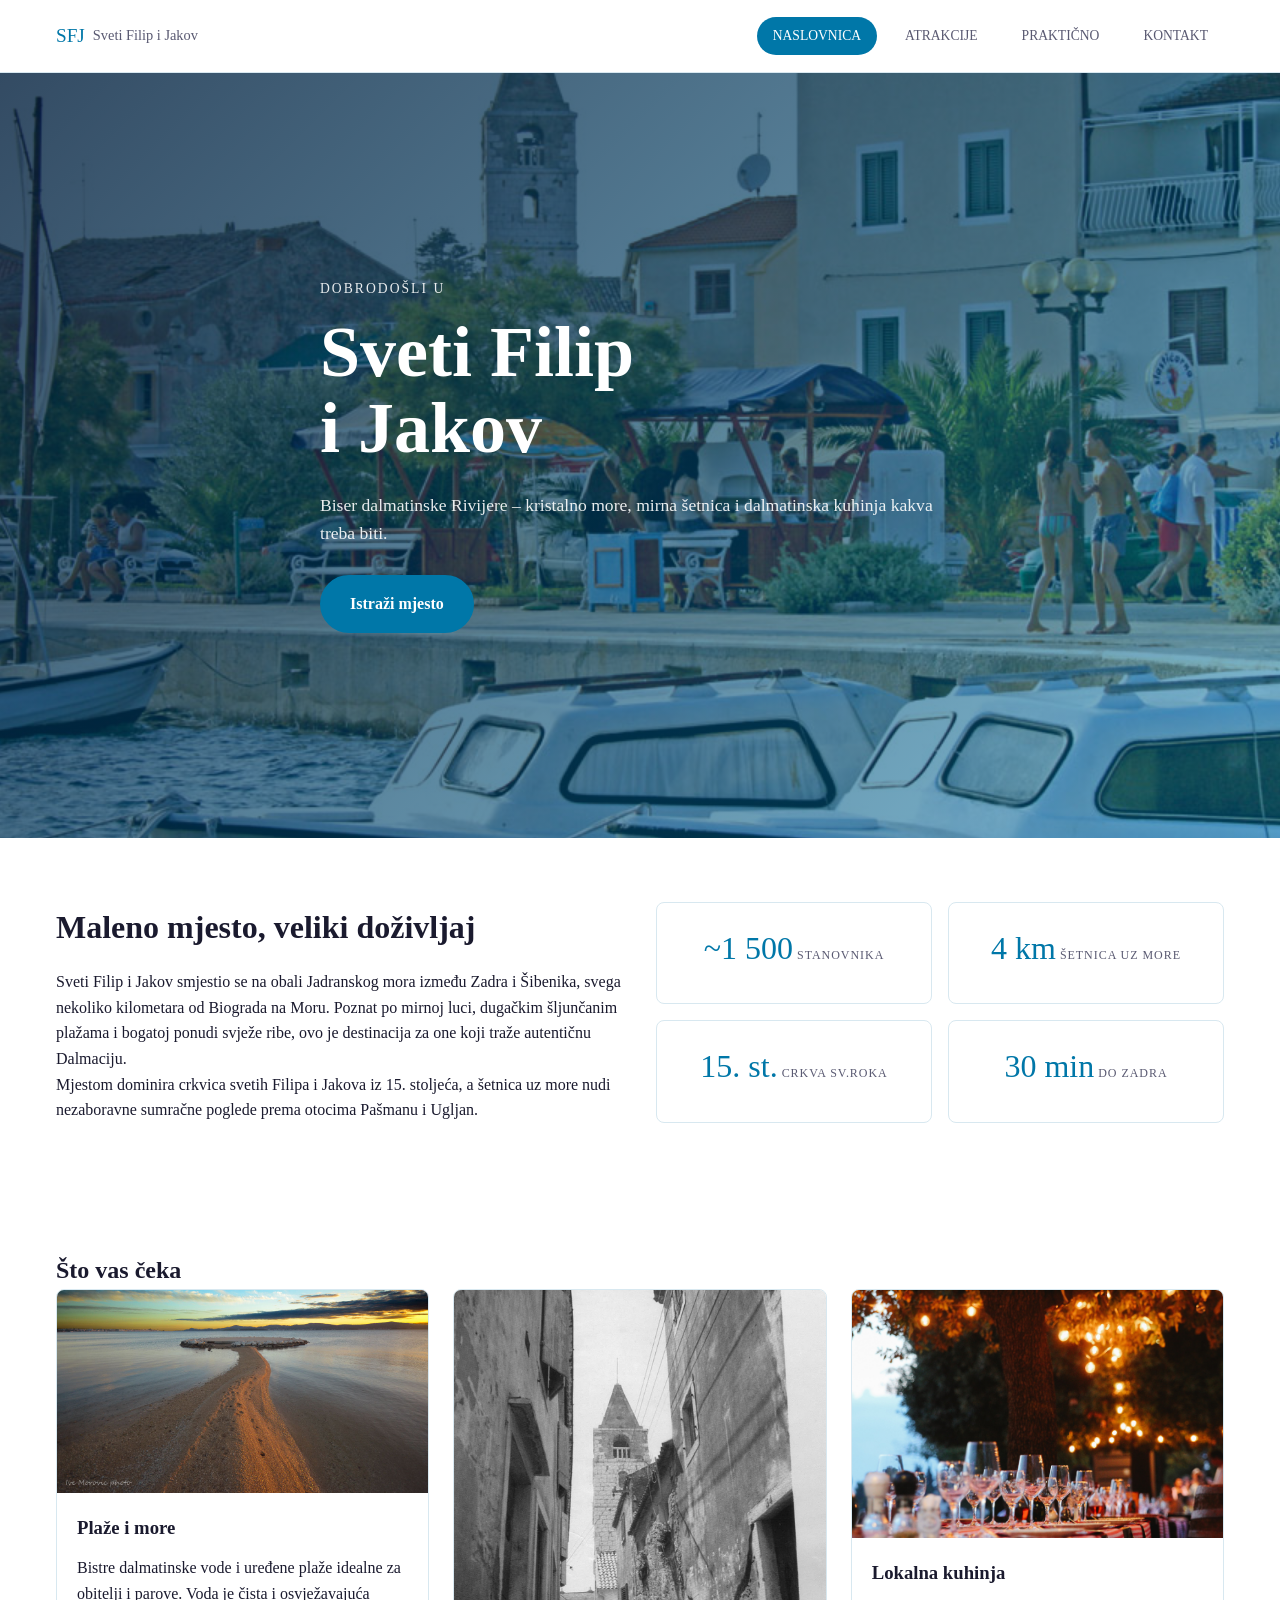
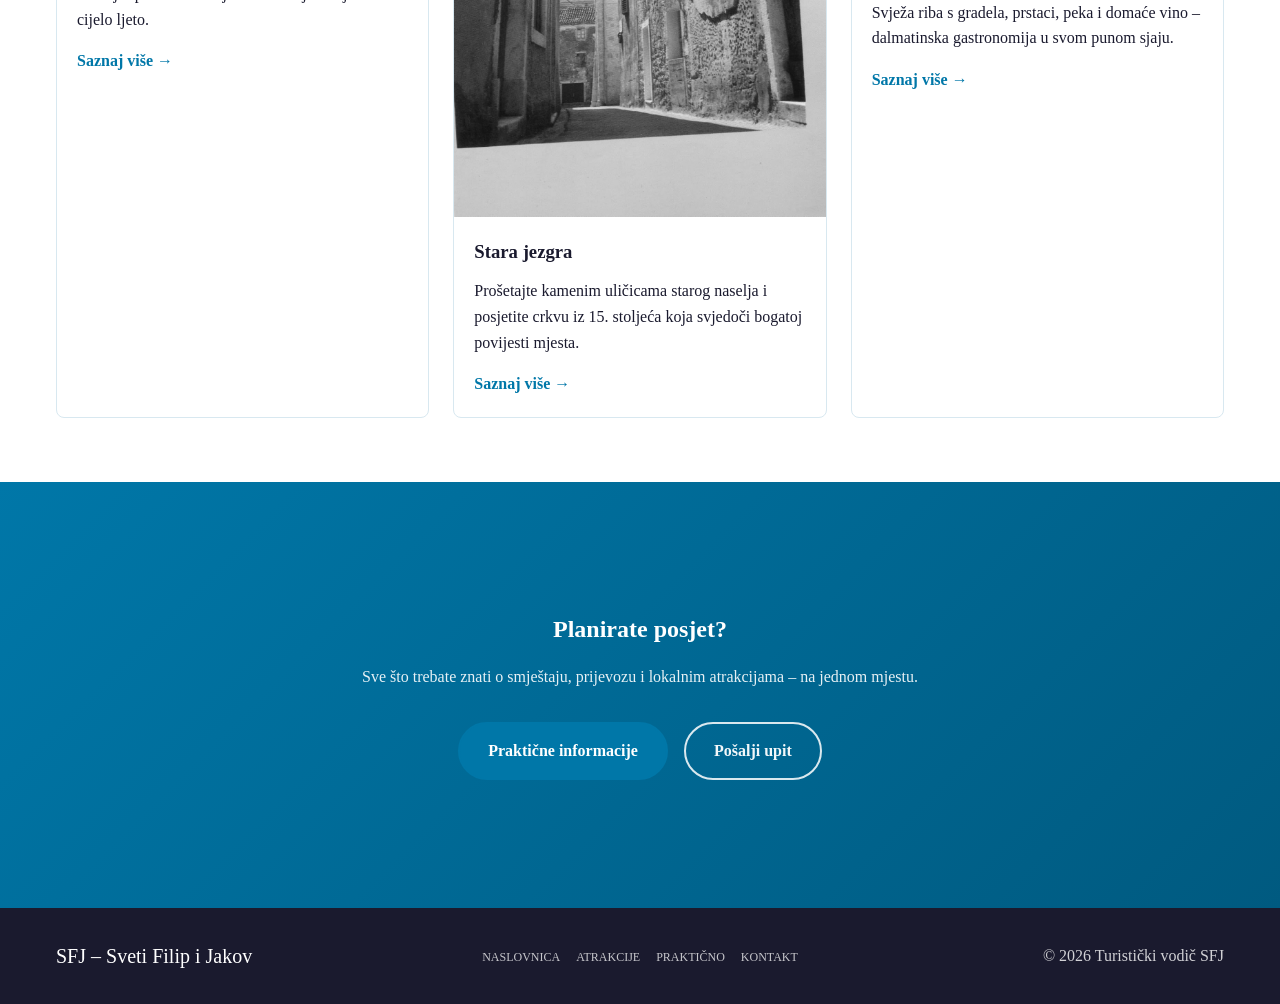
<file: index.html>
<!DOCTYPE html>
<html lang="hr">
<head>
  <meta charset="UTF-8">
  <meta name="viewport" content="width=device-width, initial-scale=1.0">
  <meta name="description" content="Otkrijte Sveti Filip i Jakov – mirno dalmatinsko mjestašce kraj Biograda. Kristalno more, stara jezgra i nezaboravni zalasci sunca.">
  <meta name="author" content="Turistički vodič SFJ">
  <meta property="og:title" content="Sveti Filip i Jakov – Srce Dalmacije">
  <meta property="og:description" content="Otkrijte ljepote Svetog Filipa i Jakova na dalmatinskoj obali.">
  <meta property="og:image" content="img/og-preview.jpg">
  <meta property="og:type" content="website">
  <link rel="icon" href="img/favicon.ico">
  <title>Naslovnica – Sveti Filip i Jakov</title>
  <link rel="stylesheet" href="css/style.css">
</head>
<body>

  <header class="site-header">
    <div class="container header-inner">
      <a href="index.html" class="logo" aria-label="Sveti Filip i Jakov – povratak na naslovnicu">
        <span class="logo-accent">SFJ</span>
        <span class="logo-text">Sveti Filip i Jakov</span>
      </a>

      <input type="checkbox" id="nav-toggle" class="nav-toggle" aria-hidden="true">
      <label for="nav-toggle" class="hamburger" aria-label="Otvori/zatvori izbornik">
        <span></span><span></span><span></span>
      </label>

      <nav class="main-nav" aria-label="Glavna navigacija">
        <ul>
          <li><a href="index.html" class="active" aria-current="page">Naslovnica</a></li>
          <li><a href="mjesta.html" >Atrakcije</a></li>
          <li><a href="prakticno.html" >Praktično</a></li>
          <li><a href="kontakt.html" >Kontakt</a></li>
        </ul>
      </nav>
    </div>
  </header>

  <main id="main-content">

    <section class="hero" aria-label="Naslovni baner">
      <div class="hero-bg" aria-hidden="true">
        <div class="hero-overlay"></div>
      </div>
      <div class="container hero-content">
        <p class="hero-eyebrow">Dobrodošli u</p>
        <h1>Sveti Filip<br>i Jakov</h1>
        <p class="hero-subtitle">Biser dalmatinske Rivijere – kristalno more, mirna šetnica i dalmatinska kuhinja kakva treba biti.</p>
        <a href="mjesta.html" class="btn btn-primary">Istraži mjesto</a>
      </div>
    </section>

    <section class="section intro" aria-labelledby="intro-heading">
      <div class="container intro-grid">
        <div class="intro-text">
          <h2 id="intro-heading">Maleno mjesto, veliki doživljaj</h2>
          <p>Sveti Filip i Jakov smjestio se na obali Jadranskog mora između Zadra i Šibenika, svega nekoliko kilometara od Biograda na Moru. Poznat po mirnoj luci, dugačkim šljunčanim plažama i bogatoj ponudi svježe ribe, ovo je destinacija za one koji traže autentičnu Dalmaciju.</p>
          <p>Mjestom dominira crkvica svetih Filipa i Jakova iz 15. stoljeća, a šetnica uz more nudi nezaboravne sumračne poglede prema otocima Pašmanu i Ugljan.</p>
        </div>
        <div class="intro-stats" aria-label="Osnovne informacije o destinaciji">
          <div class="stat-card">
            <span class="stat-number">~1 500</span>
            <span class="stat-label">Stanovnika</span>
          </div>
          <div class="stat-card">
            <span class="stat-number">4 km</span>
            <span class="stat-label">Šetnica uz more</span>
          </div>
          <div class="stat-card">
            <span class="stat-number">15. st.</span>
            <span class="stat-label">Crkva Sv.Roka</span>
          </div>
          <div class="stat-card">
            <span class="stat-number">30 min</span>
            <span class="stat-label">Do Zadra</span>
          </div>
        </div>
      </div>
    </section>

    <section class="section highlights" aria-labelledby="highlights-heading">
      <div class="container">
        <h2 id="highlights-heading">Što vas čeka</h2>
        <div class="card-grid">
          <article class="card">
            <div class="card-img-wrap">
              <img src="img/plaza.jpg" alt="Šljunčana plaža u Svetom Filipu i Jakovu s tirkiznim morem" loading="lazy">
              <span class="card-badge">Priroda</span>
            </div>
            <div class="card-body">
              <h3>Plaže i more</h3>
              <p>Bistre dalmatinske vode i uređene plaže idealne za obitelji i parove. Voda je čista i osvježavajuća cijelo ljeto.</p>
              <a href="mjesta.html#plaze" class="card-link">Saznaj više →</a>
            </div>
          </article>
          <article class="card">
            <div class="card-img-wrap">
              <img src="img/crkva.jpg" alt="Crkva svetih Filipa i Jakova, stara kamena crkva okružena palmama" loading="lazy">
              <span class="card-badge">Kultura</span>
            </div>
            <div class="card-body">
              <h3>Stara jezgra</h3>
              <p>Prošetajte kamenim uličicama starog naselja i posjetite crkvu iz 15. stoljeća koja svjedoči bogatoj povijesti mjesta.</p>
              <a href="mjesta.html#jezgra" class="card-link">Saznaj više →</a>
            </div>
          </article>
          <article class="card">
            <div class="card-img-wrap">
              <img src="img/restoran.jpg" alt="Dalmatinski restoran uz more s terasom i tradicionalnim jelima" loading="lazy">
              <span class="card-badge">Gastronomija</span>
            </div>
            <div class="card-body">
              <h3>Lokalna kuhinja</h3>
              <p>Svježa riba s gradela, prstaci, peka i domaće vino – dalmatinska gastronomija u svom punom sjaju.</p>
              <a href="mjesta.html#hrana" class="card-link">Saznaj više →</a>
            </div>
          </article>
        </div>
      </div>
    </section>

    <section class="section cta-section" aria-labelledby="cta-heading">
      <div class="container cta-inner">
        <h2 id="cta-heading">Planirate posjet?</h2>
        <p>Sve što trebate znati o smještaju, prijevozu i lokalnim atrakcijama – na jednom mjestu.</p>
        <div class="cta-buttons">
          <a href="prakticno.html" class="btn btn-primary">Praktične informacije</a>
          <a href="kontakt.html" class="btn btn-outline">Pošalji upit</a>
        </div>
      </div>
    </section>

  </main>

  <footer class="site-footer">
    <div class="container footer-inner">
      <p class="footer-brand">SFJ – Sveti Filip i Jakov</p>
      <nav aria-label="Footer navigacija">
        <ul class="footer-nav">
          <li><a href="index.html">Naslovnica</a></li>
          <li><a href="mjesta.html">Atrakcije</a></li>
          <li><a href="prakticno.html">Praktično</a></li>
          <li><a href="kontakt.html">Kontakt</a></li>
        </ul>
      </nav>
      <p class="footer-copy">© 2026 Turistički vodič SFJ</p>
    </div>
  </footer>

</body>
</html>
</file>
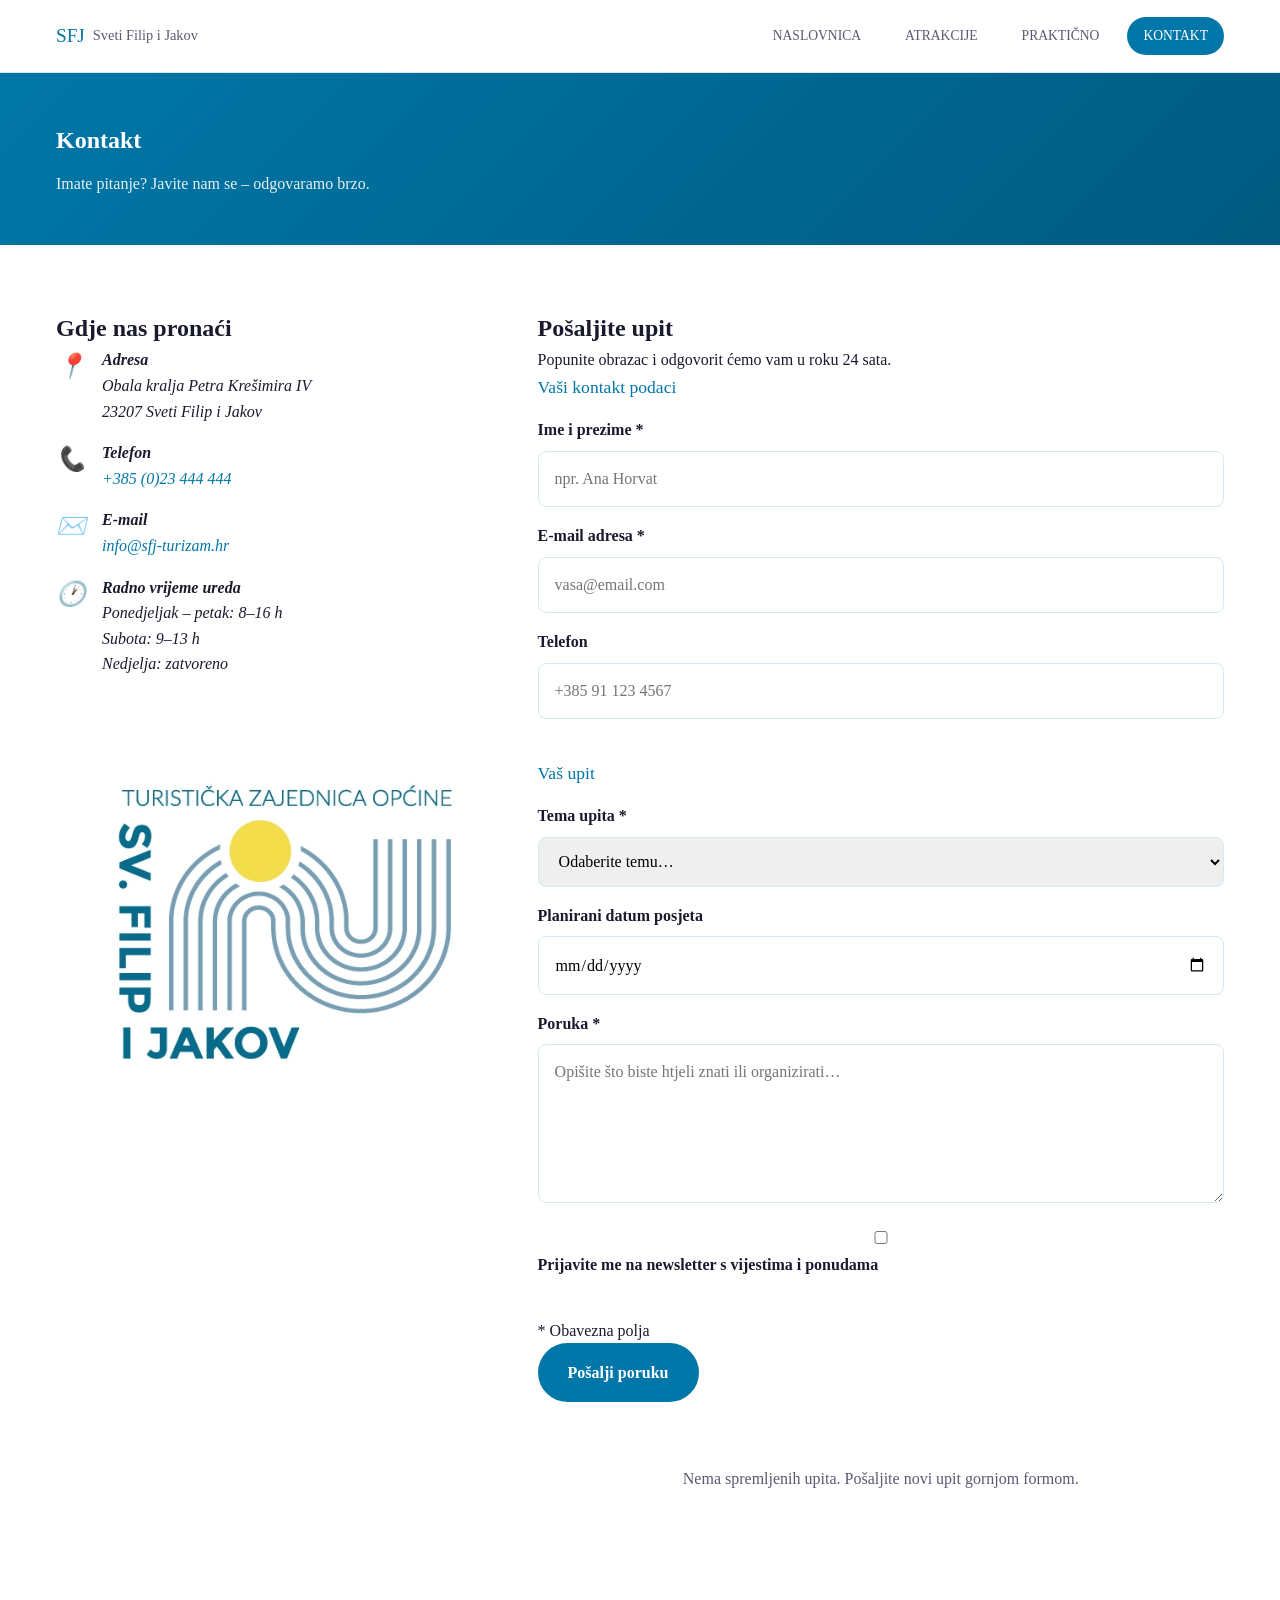
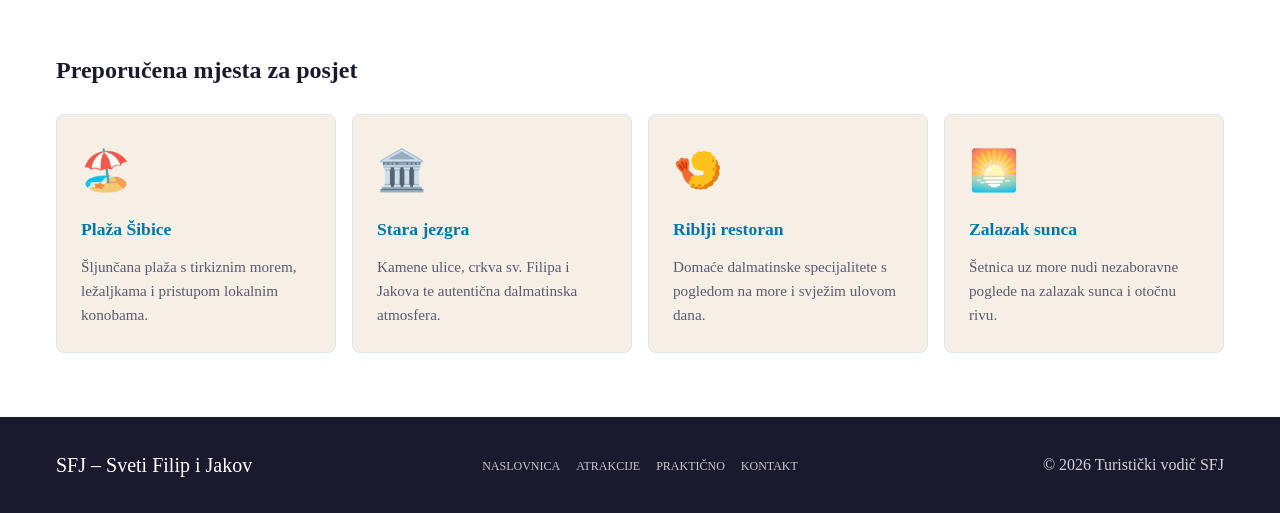
<file: kontakt.html>
<!DOCTYPE html>
<html lang="hr">
<head>
  <meta charset="UTF-8">
  <meta name="viewport" content="width=device-width, initial-scale=1.0">
  <meta name="description" content="Kontaktirajte turistički vodič Svetog Filipa i Jakova – pošaljite upit, prijavite se na newsletter ili zatražite personalizirane preporuke.">
  <meta name="author" content="Turistički vodič SFJ">
  <meta property="og:title" content="Kontakt – Sveti Filip i Jakov">
  <meta property="og:description" content="Pošaljite nam upit ili se prijavite na naš newsletter.">
  <meta property="og:image" content="img/og-preview.jpg">
  <meta property="og:type" content="website">
  <link rel="icon" href="img/favicon.ico">
  <title>Kontakt – Sveti Filip i Jakov</title>
  <link rel="stylesheet" href="css/style.css">
</head>
<body>

  <header class="site-header">
    <div class="container header-inner">
      <a href="index.html" class="logo" aria-label="Sveti Filip i Jakov – povratak na naslovnicu">
        <span class="logo-accent">SFJ</span>
        <span class="logo-text">Sveti Filip i Jakov</span>
      </a>

      <input type="checkbox" id="nav-toggle" class="nav-toggle" aria-hidden="true">
      <label for="nav-toggle" class="hamburger" aria-label="Otvori/zatvori izbornik">
        <span></span><span></span><span></span>
      </label>

      <nav class="main-nav" aria-label="Glavna navigacija">
        <ul>
          <li><a href="index.html" >Naslovnica</a></li>
          <li><a href="mjesta.html" >Atrakcije</a></li>
          <li><a href="prakticno.html" >Praktično</a></li>
          <li><a href="kontakt.html" class="active" aria-current="page">Kontakt</a></li>
        </ul>
      </nav>
    </div>
  </header>

  <main id="main-content">

    <section class="page-hero" aria-label="Zaglavlje stranice">
      <div class="container">
        <h1>Kontakt</h1>
        <p class="page-subtitle">Imate pitanje? Javite nam se – odgovaramo brzo.</p>
      </div>
    </section>

    <section class="section" aria-labelledby="kontakt-form-heading">
      <div class="container contact-layout">

        <div class="contact-info">
          <h2 id="kontakt-info-heading">Gdje nas pronaći</h2>
          <address>
            <div class="contact-detail">
              <span class="contact-icon" aria-hidden="true">📍</span>
              <div>
                <strong>Adresa</strong>
                <p>Obala kralja Petra Krešimira IV<br>23207 Sveti Filip i Jakov</p>
              </div>
            </div>
            <div class="contact-detail">
              <span class="contact-icon" aria-hidden="true">📞</span>
              <div>
                <strong>Telefon</strong>
                <p><a href="tel:+385234444444">+385 (0)23 444 444</a></p>
              </div>
            </div>
            <div class="contact-detail">
              <span class="contact-icon" aria-hidden="true">✉️</span>
              <div>
                <strong>E-mail</strong>
                <p><a href="mailto:info@sfj-turizam.hr">info@sfj-turizam.hr</a></p>
              </div>
            </div>
            <div class="contact-detail">
              <span class="contact-icon" aria-hidden="true">🕐</span>
              <div>
                <strong>Radno vrijeme ureda</strong>
                <p>Ponedjeljak – petak: 8–16 h<br>Subota: 9–13 h<br>Nedjelja: zatvoreno</p>
              </div>
            </div>
          </address>

          <div class="contact-img-wrap">
            <img src="img/ured.jpg" alt="Turistički ured Svetog Filipa i Jakova" loading="lazy">
          </div>
        </div>

        <div class="contact-form-wrap">
          <h2 id="kontakt-form-heading">Pošaljite upit</h2>
          <p>Popunite obrazac i odgovorit ćemo vam u roku 24 sata.</p>

          <form id="contact-form" class="contact-form" novalidate>
            <fieldset>
              <legend>Vaši kontakt podaci</legend>

              <div class="form-group">
                <label for="ime">Ime i prezime <span class="required-mark" aria-hidden="true">*</span></label>
                <input
                  type="text"
                  id="ime"
                  name="ime"
                  autocomplete="name"
                  required
                  placeholder="npr. Ana Horvat"
                  aria-required="true"
                >
              </div>

              <div class="form-group">
                <label for="email">E-mail adresa <span class="required-mark" aria-hidden="true">*</span></label>
                <input
                  type="email"
                  id="email"
                  name="email"
                  autocomplete="email"
                  required
                  placeholder="vasa@email.com"
                  aria-required="true"
                >
              </div>

              <div class="form-group">
                <label for="telefon">Telefon</label>
                <input
                  type="tel"
                  id="telefon"
                  name="telefon"
                  autocomplete="tel"
                  placeholder="+385 91 123 4567"
                >
              </div>
            </fieldset>

            <fieldset>
              <legend>Vaš upit</legend>

              <div class="form-group">
                <label for="tema">Tema upita <span class="required-mark" aria-hidden="true">*</span></label>
                <select id="tema" name="tema" required aria-required="true">
                  <option value="" disabled selected>Odaberite temu…</option>
                  <option value="smjestaj">Smještaj i rezervacije</option>
                  <option value="atrakcije">Atrakcije i aktivnosti</option>
                  <option value="prijevoz">Prijevoz i dostupnost</option>
                  <option value="dogadjaji">Događaji i festivali</option>
                  <option value="ostalo">Ostalo</option>
                </select>
              </div>

              <div class="form-group">
                <label for="datum">Planirani datum posjeta</label>
                <input
                  type="date"
                  id="datum"
                  name="datum"
                  min="2026-01-01"
                >
              </div>

              <div class="form-group">
                <label for="poruka">Poruka <span class="required-mark" aria-hidden="true">*</span></label>
                <textarea
                  id="poruka"
                  name="poruka"
                  rows="5"
                  required
                  aria-required="true"
                  placeholder="Opišite što biste htjeli znati ili organizirati…"
                ></textarea>
              </div>

              <div class="form-group form-group--checkbox">
                <input type="checkbox" id="newsletter" name="newsletter">
                <label for="newsletter">Prijavite me na newsletter s vijestima i ponudama</label>
              </div>
            </fieldset>

            <p class="required-note"><span aria-hidden="true">*</span> Obavezna polja</p>

            <button type="submit" class="btn btn-primary btn--full">Pošalji poruku</button>
            <div id="form-message" class="form-message" role="alert" aria-live="polite"></div>
          </form>

          <div id="queries-container" aria-labelledby="queries-heading" style="margin-top: 2rem;"></div>
        </div>

      </div>
    </section>

    <section class="section" aria-labelledby="preporuke-heading">
      <div class="container">
        <h2 id="preporuke-heading">Preporučena mjesta za posjet</h2>
        <div id="recommendations-container" style="display: grid; gap: 1rem; margin-top: 1.5rem;">
          <p style="color: var(--color-muted);">📍 Učitavanje preporuka...</p>
        </div>
      </div>
    </section>

  </main>

  <footer class="site-footer">
    <div class="container footer-inner">
      <p class="footer-brand">SFJ – Sveti Filip i Jakov</p>
      <nav aria-label="Footer navigacija">
        <ul class="footer-nav">
          <li><a href="index.html">Naslovnica</a></li>
          <li><a href="mjesta.html">Atrakcije</a></li>
          <li><a href="prakticno.html">Praktično</a></li>
          <li><a href="kontakt.html">Kontakt</a></li>
        </ul>
      </nav>
      <p class="footer-copy">© 2026 Turistički vodič SFJ</p>
    </div>
  </footer>

  <script type="module" src="js/app.js"></script>
</body>
</html>
</file>
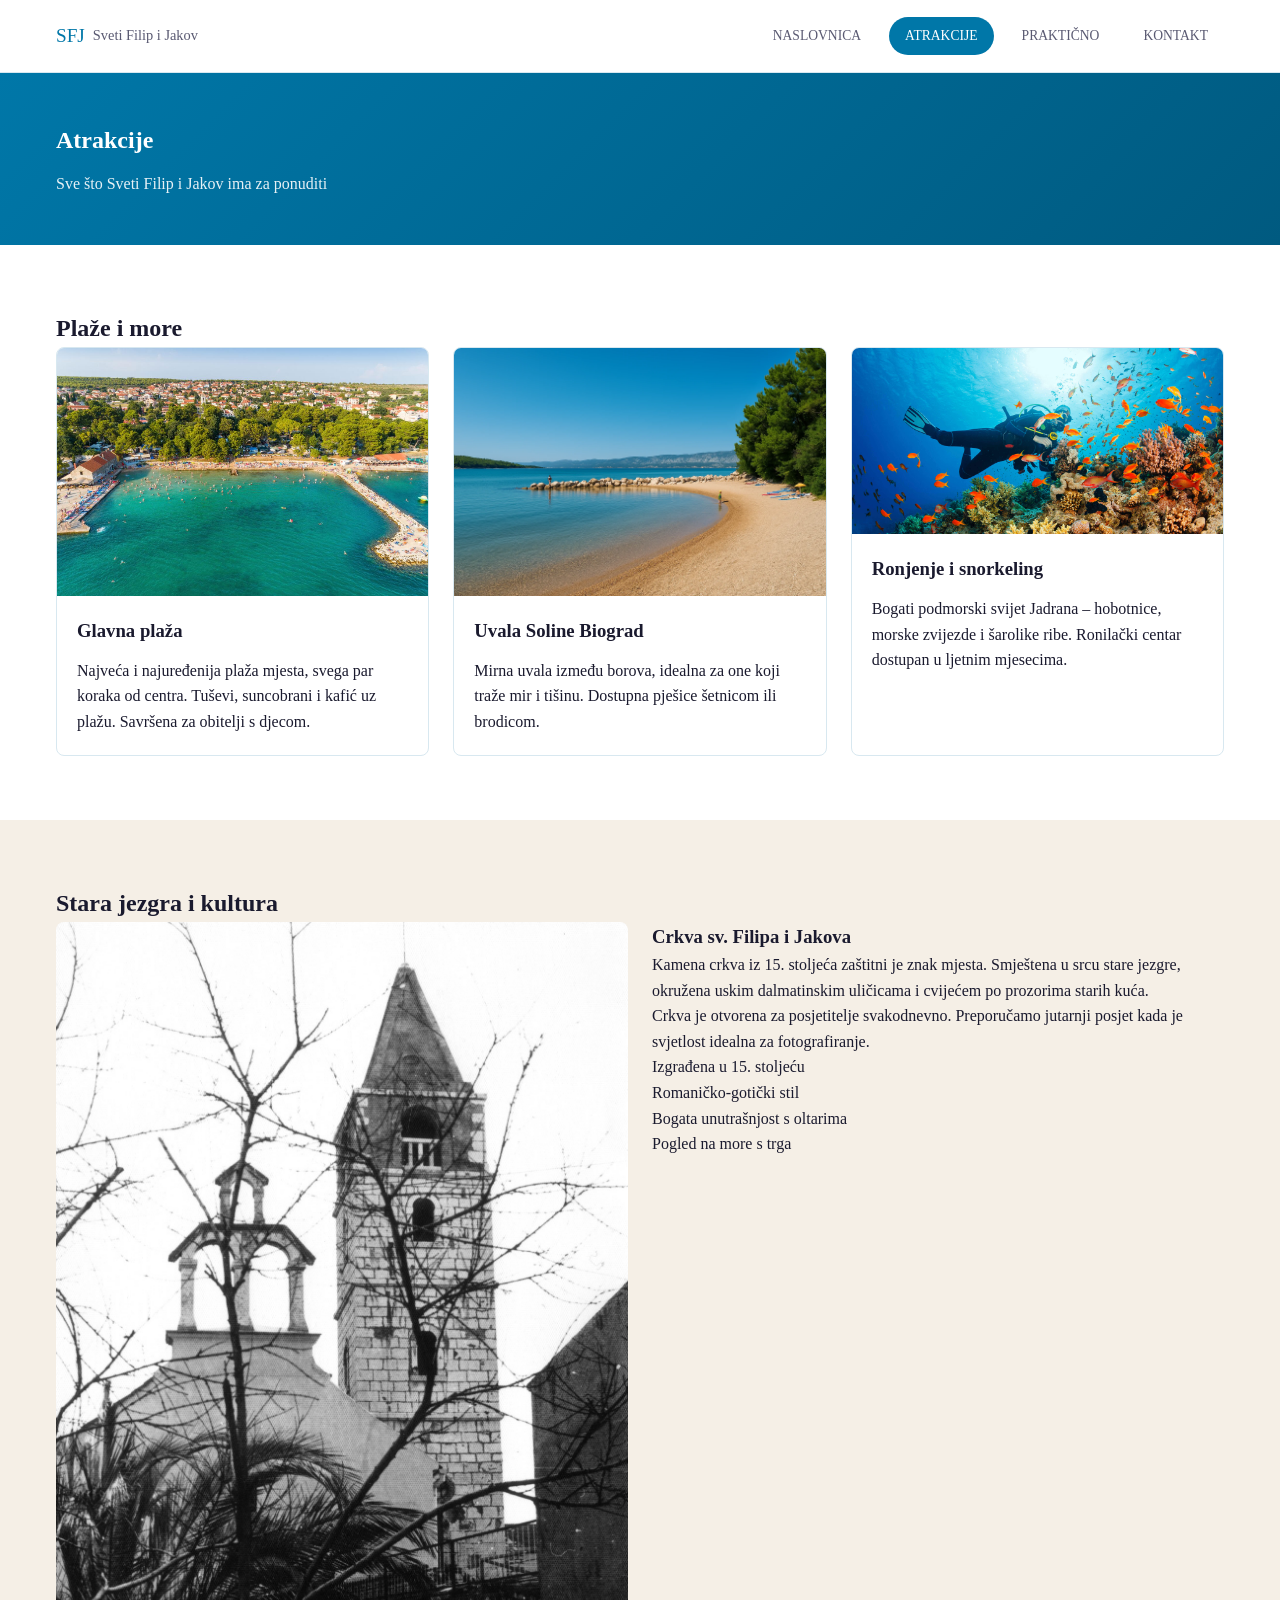
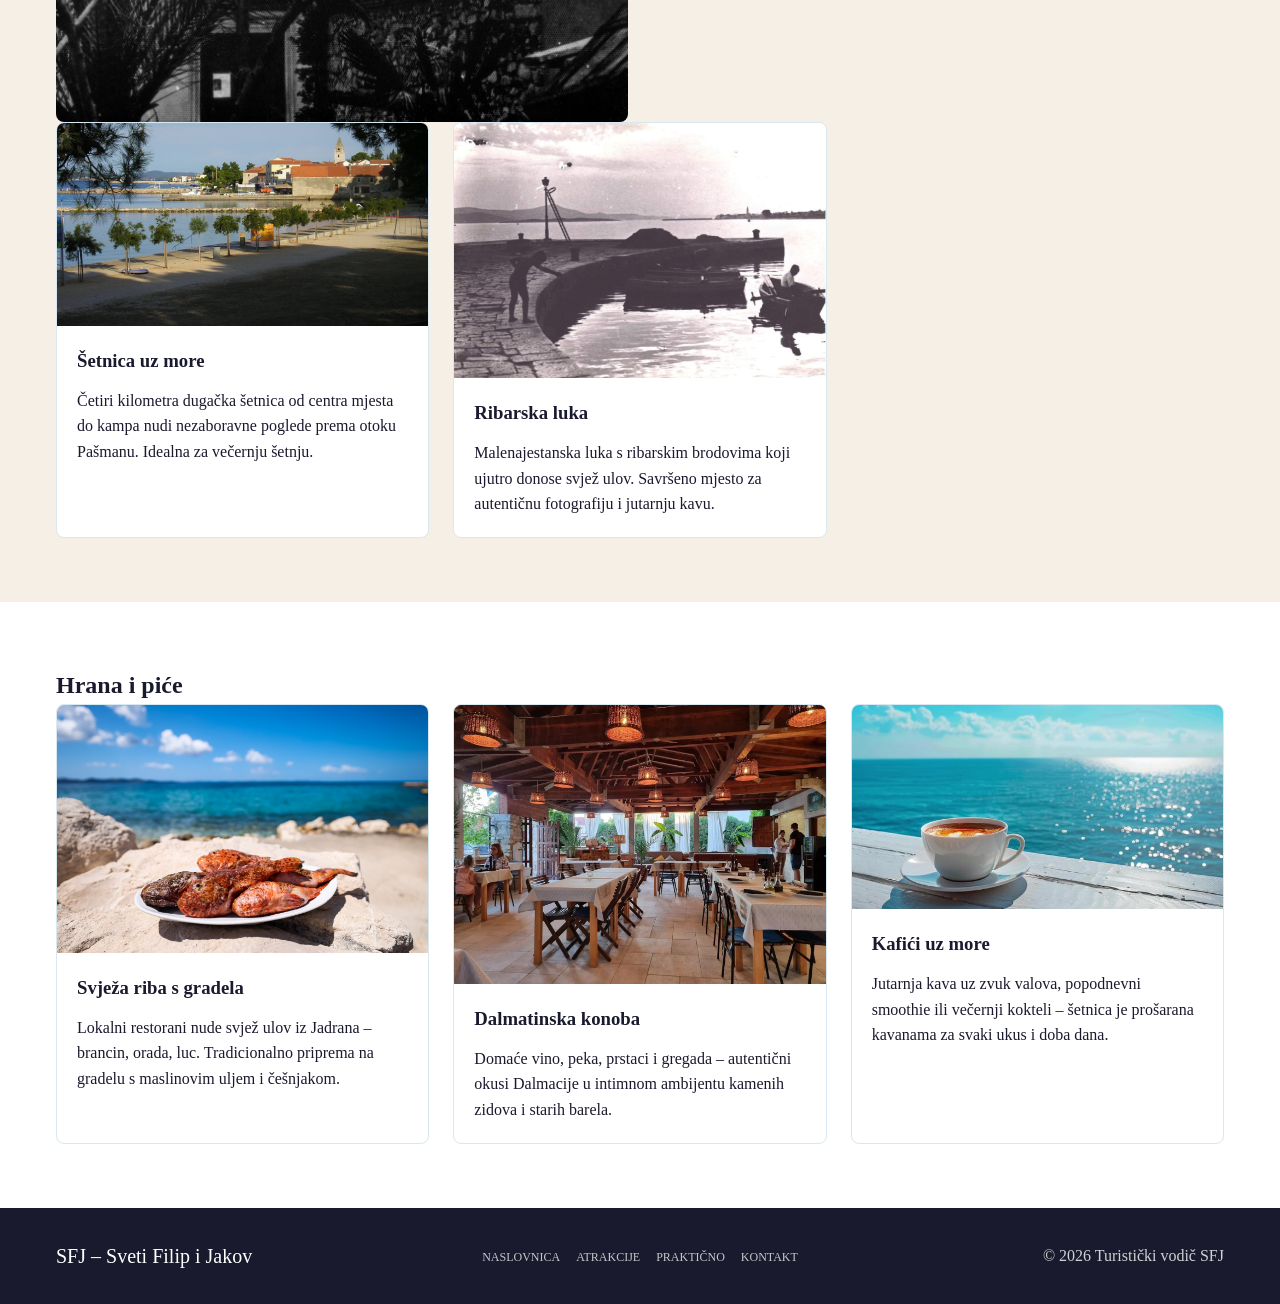
<file: mjesta.html>
<!DOCTYPE html>
<html lang="hr">
<head>
  <meta charset="UTF-8">
  <meta name="viewport" content="width=device-width, initial-scale=1.0">
  <meta name="description" content="Otkrijte plaže, crkve, restorane i prirodne ljepote Svetog Filipa i Jakova. Vodič kroz najbolje atrakcije mjesta.">
  <meta name="author" content="Turistički vodič SFJ">
  <meta property="og:title" content="Atrakcije – Sveti Filip i Jakov">
  <meta property="og:description" content="Plaže, crkve, restorani i priroda – sve atrakcije Svetog Filipa i Jakova.">
  <meta property="og:image" content="img/og-preview.jpg">
  <meta property="og:type" content="website">
  <link rel="icon" href="img/favicon.ico">
  <title>Atrakcije – Sveti Filip i Jakov</title>
  <link rel="stylesheet" href="css/style.css">
</head>
<body>

  <header class="site-header">
    <div class="container header-inner">
      <a href="index.html" class="logo" aria-label="Sveti Filip i Jakov – povratak na naslovnicu">
        <span class="logo-accent">SFJ</span>
        <span class="logo-text">Sveti Filip i Jakov</span>
      </a>

      <input type="checkbox" id="nav-toggle" class="nav-toggle" aria-hidden="true">
      <label for="nav-toggle" class="hamburger" aria-label="Otvori/zatvori izbornik">
        <span></span><span></span><span></span>
      </label>

      <nav class="main-nav" aria-label="Glavna navigacija">
        <ul>
          <li><a href="index.html" >Naslovnica</a></li>
          <li><a href="mjesta.html" class="active" aria-current="page">Atrakcije</a></li>
          <li><a href="prakticno.html" >Praktično</a></li>
          <li><a href="kontakt.html" >Kontakt</a></li>
        </ul>
      </nav>
    </div>
  </header>

  <main id="main-content">

    <section class="page-hero" aria-label="Zaglavlje stranice">
      <div class="container">
        <h1>Atrakcije</h1>
        <p class="page-subtitle">Sve što Sveti Filip i Jakov ima za ponuditi</p>
      </div>
    </section>

    <section class="section" id="plaze" aria-labelledby="plaze-heading">
      <div class="container">
        <h2 id="plaze-heading">Plaže i more</h2>
        <div class="card-grid">
          <article class="card">
            <div class="card-img-wrap">
              <img src="img/plaza-glavna.jpg" alt="Glavna šljunčana plaža Svetog Filipa i Jakova s turisti i plavim morskim vodama" loading="lazy">
              <span class="card-badge">Šljunak</span>
            </div>
            <div class="card-body">
              <h3>Glavna plaža</h3>
              <p>Najveća i najuređenija plaža mjesta, svega par koraka od centra. Tuševi, suncobrani i kafić uz plažu. Savršena za obitelji s djecom.</p>
            </div>
          </article>
          <article class="card">
            <div class="card-img-wrap">
              <img src="img/plaza-uvala.jpg" alt="Skrovita uvala s čistim morem i kamenjem, okružena borovinama" loading="lazy">
              <span class="card-badge">Uvala</span>
            </div>
            <div class="card-body">
              <h3>Uvala Soline Biograd</h3>
              <p>Mirna uvala između borova, idealna za one koji traže mir i tišinu. Dostupna pješice šetnicom ili brodicom.</p>
            </div>
          </article>
          <article class="card">
            <div class="card-img-wrap">
              <img src="img/ronjenje.jpg" alt="Ronioci ispod površine mora kraj koraljnog grebena" loading="lazy">
              <span class="card-badge">Aktivno</span>
            </div>
            <div class="card-body">
              <h3>Ronjenje i snorkeling</h3>
              <p>Bogati podmorski svijet Jadrana – hobotnice, morske zvijezde i šarolike ribe. Ronilački centar dostupan u ljetnim mjesecima.</p>
            </div>
          </article>
        </div>
      </div>
    </section>

    <section class="section bg-light" id="jezgra" aria-labelledby="jezgra-heading">
      <div class="container">
        <h2 id="jezgra-heading">Stara jezgra i kultura</h2>
        <div class="attraction-feature">
          <div class="attraction-feature-img">
            <img src="img/crkva-big.jpg" alt="Crkva svetih Filipa i Jakova izgrađena u 15. stoljeću, kamena pročelja osvjetljenog suncem" loading="lazy">
          </div>
          <div class="attraction-feature-text">
            <h3>Crkva sv. Filipa i Jakova</h3>
            <p>Kamena crkva iz 15. stoljeća zaštitni je znak mjesta. Smještena u srcu stare jezgre, okružena uskim dalmatinskim uličicama i cvijećem po prozorima starih kuća.</p>
            <p>Crkva je otvorena za posjetitelje svakodnevno. Preporučamo jutarnji posjet kada je svjetlost idealna za fotografiranje.</p>
            <ul class="feature-list">
              <li>Izgrađena u 15. stoljeću</li>
              <li>Romaničko-gotički stil</li>
              <li>Bogata unutrašnjost s oltarima</li>
              <li>Pogled na more s trga</li>
            </ul>
          </div>
        </div>

        <div class="card-grid card-grid--two" style="margin-top: var(--spacing-xl);">
          <article class="card">
            <div class="card-img-wrap">
              <img src="img/setnica.jpg" alt="Šetnica uz more s palmama i klupicama, zalazak sunca u pozadini" loading="lazy">
              <span class="card-badge">Šetnja</span>
            </div>
            <div class="card-body">
              <h3>Šetnica uz more</h3>
              <p>Četiri kilometra dugačka šetnica od centra mjesta do kampa nudi nezaboravne poglede prema otoku Pašmanu. Idealna za večernju šetnju.</p>
            </div>
          </article>
          <article class="card">
            <div class="card-img-wrap">
              <img src="img/luka.jpg" alt="Mala ribarska luka sa šarenolikim brodovima privezanima uz pristanište" loading="lazy">
              <span class="card-badge">Ambijent</span>
            </div>
            <div class="card-body">
              <h3>Ribarska luka</h3>
              <p>Malenajestanska luka s ribarskim brodovima koji ujutro donose svjež ulov. Savršeno mjesto za autentičnu fotografiju i jutarnju kavu.</p>
            </div>
          </article>
        </div>
      </div>
    </section>

    <section class="section" id="hrana" aria-labelledby="hrana-heading">
      <div class="container">
        <h2 id="hrana-heading">Hrana i piće</h2>
        <div class="card-grid">
          <article class="card">
            <div class="card-img-wrap">
              <img src="img/riba.jpg" alt="Tanjur svježe ribe s gradela poslužen s blitvom i dalmatinskim uljem" loading="lazy">
              <span class="card-badge">Restoran</span>
            </div>
            <div class="card-body">
              <h3>Svježa riba s gradela</h3>
              <p>Lokalni restorani nude svjež ulov iz Jadrana – brancin, orada, luc. Tradicionalno priprema na gradelu s maslinovim uljem i češnjakom.</p>
            </div>
          </article>
          <article class="card">
            <div class="card-img-wrap">
              <img src="img/konoba.jpg" alt="Unutrašnjost dalmatinske konobe s kamenim zidovima i drvenim stolovima" loading="lazy">
              <span class="card-badge">Konoba</span>
            </div>
            <div class="card-body">
              <h3>Dalmatinska konoba</h3>
              <p>Domaće vino, peka, prstaci i gregada – autentični okusi Dalmacije u intimnom ambijentu kamenih zidova i starih barela.</p>
            </div>
          </article>
          <article class="card">
            <div class="card-img-wrap">
              <img src="img/kava.jpg" alt="Terasa kafića uz plažu s pogledom na more, jutarnja kava" loading="lazy">
              <span class="card-badge">Kafić</span>
            </div>
            <div class="card-body">
              <h3>Kafići uz more</h3>
              <p>Jutarnja kava uz zvuk valova, popodnevni smoothie ili večernji kokteli – šetnica je prošarana kavanama za svaki ukus i doba dana.</p>
            </div>
          </article>
        </div>
      </div>
    </section>

  </main>

  <footer class="site-footer">
    <div class="container footer-inner">
      <p class="footer-brand">SFJ – Sveti Filip i Jakov</p>
      <nav aria-label="Footer navigacija">
        <ul class="footer-nav">
          <li><a href="index.html">Naslovnica</a></li>
          <li><a href="mjesta.html">Atrakcije</a></li>
          <li><a href="prakticno.html">Praktično</a></li>
          <li><a href="kontakt.html">Kontakt</a></li>
        </ul>
      </nav>
      <p class="footer-copy">© 2026 Turistički vodič SFJ</p>
    </div>
  </footer>

</body>
</html>
</file>
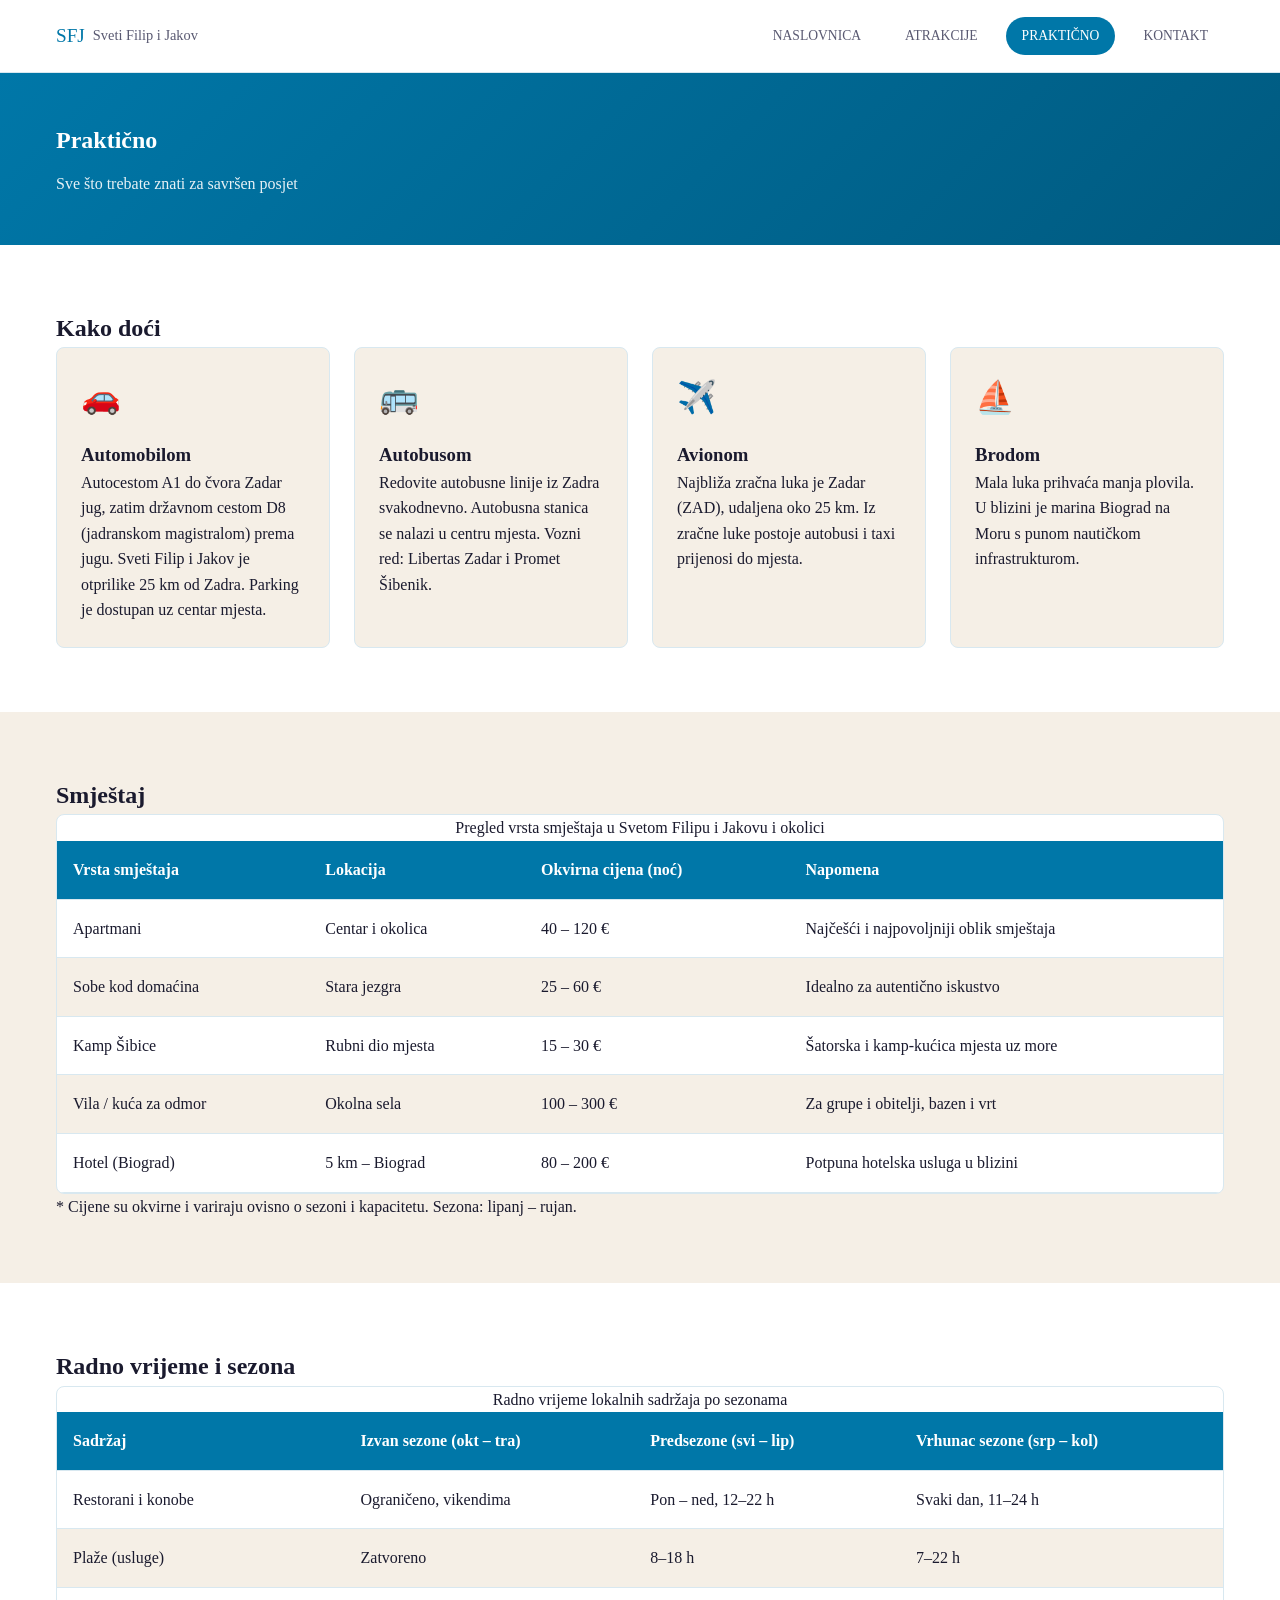
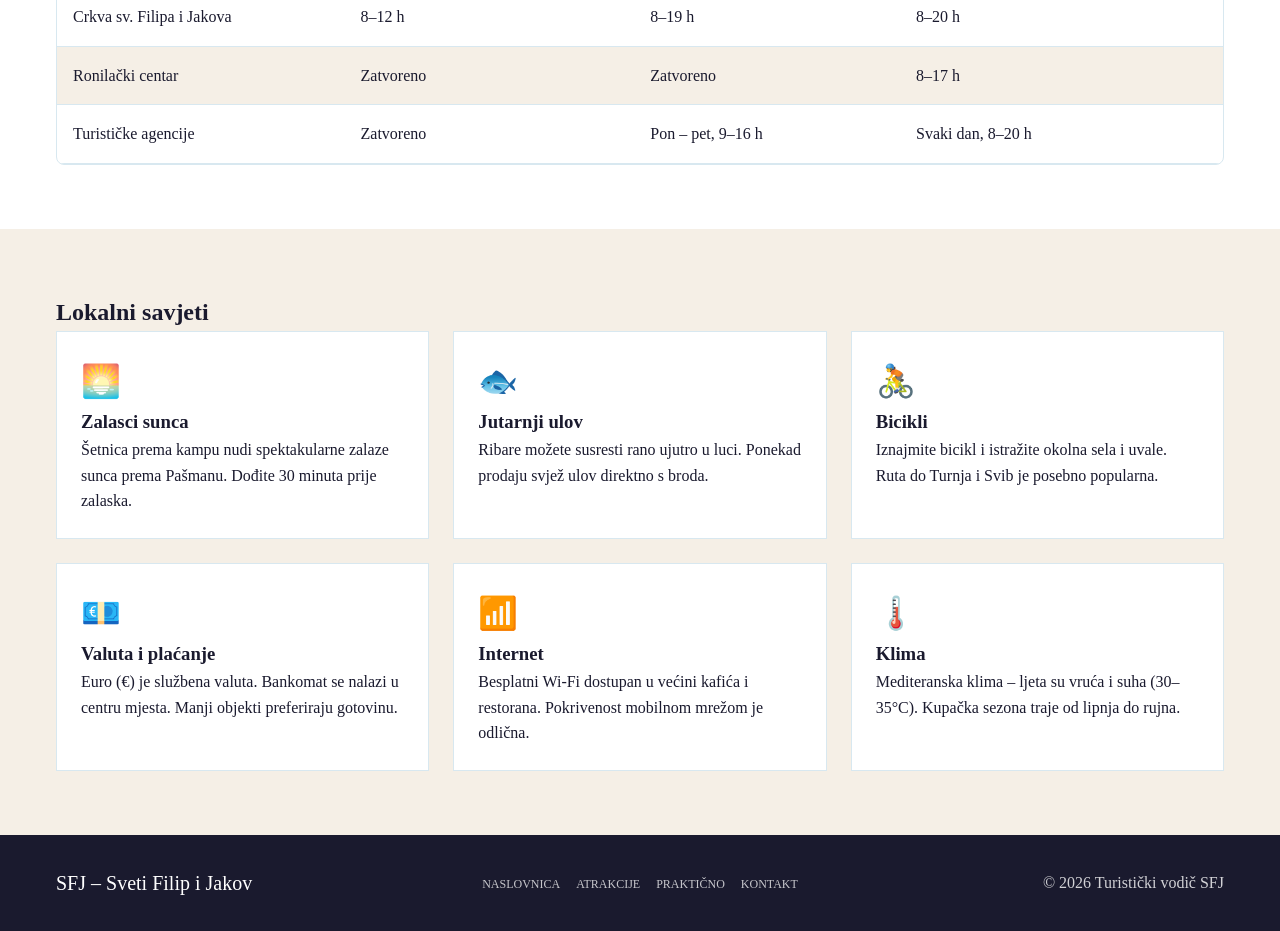
<file: prakticno.html>
<!DOCTYPE html>
<html lang="hr">
<head>
  <meta charset="UTF-8">
  <meta name="viewport" content="width=device-width, initial-scale=1.0">
  <meta name="description" content="Praktične informacije za posjet Svetom Filipu i Jakovu: prijevoz, smještaj, radno vrijeme, lokalni savjeti i mapa.">
  <meta name="author" content="Turistički vodič SFJ">
  <meta property="og:title" content="Praktično – Sveti Filip i Jakov">
  <meta property="og:description" content="Sve što trebate znati za posjet – prijevoz, smještaj, radno vrijeme.">
  <meta property="og:image" content="img/og-preview.jpg">
  <meta property="og:type" content="website">
  <link rel="icon" href="img/favicon.ico">
  <title>Praktično – Sveti Filip i Jakov</title>
  <link rel="stylesheet" href="css/style.css">
</head>
<body>

  <header class="site-header">
    <div class="container header-inner">
      <a href="index.html" class="logo" aria-label="Sveti Filip i Jakov – povratak na naslovnicu">
        <span class="logo-accent">SFJ</span>
        <span class="logo-text">Sveti Filip i Jakov</span>
      </a>

      <input type="checkbox" id="nav-toggle" class="nav-toggle" aria-hidden="true">
      <label for="nav-toggle" class="hamburger" aria-label="Otvori/zatvori izbornik">
        <span></span><span></span><span></span>
      </label>

      <nav class="main-nav" aria-label="Glavna navigacija">
        <ul>
          <li><a href="index.html" >Naslovnica</a></li>
          <li><a href="mjesta.html" >Atrakcije</a></li>
          <li><a href="prakticno.html" class="active" aria-current="page">Praktično</a></li>
          <li><a href="kontakt.html" >Kontakt</a></li>
        </ul>
      </nav>
    </div>
  </header>

  <main id="main-content">

    <section class="page-hero" aria-label="Zaglavlje stranice">
      <div class="container">
        <h1>Praktično</h1>
        <p class="page-subtitle">Sve što trebate znati za savršen posjet</p>
      </div>
    </section>

    <section class="section" aria-labelledby="prijevoz-heading">
      <div class="container">
        <h2 id="prijevoz-heading">Kako doći</h2>

        <div class="info-grid">
          <div class="info-card">
            <div class="info-card-icon" aria-hidden="true">🚗</div>
            <h3>Automobilom</h3>
            <p>Autocestom A1 do čvora Zadar jug, zatim državnom cestom D8 (jadranskom magistralom) prema jugu. Sveti Filip i Jakov je otprilike 25 km od Zadra. Parking je dostupan uz centar mjesta.</p>
          </div>
          <div class="info-card">
            <div class="info-card-icon" aria-hidden="true">🚌</div>
            <h3>Autobusom</h3>
            <p>Redovite autobusne linije iz Zadra svakodnevno. Autobusna stanica se nalazi u centru mjesta. Vozni red: Libertas Zadar i Promet Šibenik.</p>
          </div>
          <div class="info-card">
            <div class="info-card-icon" aria-hidden="true">✈️</div>
            <h3>Avionom</h3>
            <p>Najbliža zračna luka je Zadar (ZAD), udaljena oko 25 km. Iz zračne luke postoje autobusi i taxi prijenosi do mjesta.</p>
          </div>
          <div class="info-card">
            <div class="info-card-icon" aria-hidden="true">⛵</div>
            <h3>Brodom</h3>
            <p>Mala luka prihvaća manja plovila. U blizini je marina Biograd na Moru s punom nautičkom infrastrukturom.</p>
          </div>
        </div>
      </div>
    </section>

    <section class="section bg-light" aria-labelledby="smjestaj-heading">
      <div class="container">
        <h2 id="smjestaj-heading">Smještaj</h2>
        <div class="table-wrap">
          <table>
            <caption>Pregled vrsta smještaja u Svetom Filipu i Jakovu i okolici</caption>
            <thead>
              <tr>
                <th scope="col">Vrsta smještaja</th>
                <th scope="col">Lokacija</th>
                <th scope="col">Okvirna cijena (noć)</th>
                <th scope="col">Napomena</th>
              </tr>
            </thead>
            <tbody>
              <tr>
                <td>Apartmani</td>
                <td>Centar i okolica</td>
                <td>40 – 120 €</td>
                <td>Najčešći i najpovoljniji oblik smještaja</td>
              </tr>
              <tr>
                <td>Sobe kod domaćina</td>
                <td>Stara jezgra</td>
                <td>25 – 60 €</td>
                <td>Idealno za autentično iskustvo</td>
              </tr>
              <tr>
                <td>Kamp Šibice</td>
                <td>Rubni dio mjesta</td>
                <td>15 – 30 €</td>
                <td>Šatorska i kamp-kućica mjesta uz more</td>
              </tr>
              <tr>
                <td>Vila / kuća za odmor</td>
                <td>Okolna sela</td>
                <td>100 – 300 €</td>
                <td>Za grupe i obitelji, bazen i vrt</td>
              </tr>
              <tr>
                <td>Hotel (Biograd)</td>
                <td>5 km – Biograd</td>
                <td>80 – 200 €</td>
                <td>Potpuna hotelska usluga u blizini</td>
              </tr>
            </tbody>
          </table>
        </div>
        <p class="table-note">* Cijene su okvirne i variraju ovisno o sezoni i kapacitetu. Sezona: lipanj – rujan.</p>
      </div>
    </section>

    <section class="section" aria-labelledby="radno-heading">
      <div class="container">
        <h2 id="radno-heading">Radno vrijeme i sezona</h2>
        <div class="table-wrap">
          <table>
            <caption>Radno vrijeme lokalnih sadržaja po sezonama</caption>
            <thead>
              <tr>
                <th scope="col">Sadržaj</th>
                <th scope="col">Izvan sezone (okt – tra)</th>
                <th scope="col">Predsezone (svi – lip)</th>
                <th scope="col">Vrhunac sezone (srp – kol)</th>
              </tr>
            </thead>
            <tbody>
              <tr>
                <td>Restorani i konobe</td>
                <td>Ograničeno, vikendima</td>
                <td>Pon – ned, 12–22 h</td>
                <td>Svaki dan, 11–24 h</td>
              </tr>
              <tr>
                <td>Plaže (usluge)</td>
                <td>Zatvoreno</td>
                <td>8–18 h</td>
                <td>7–22 h</td>
              </tr>
              <tr>
                <td>Crkva sv. Filipa i Jakova</td>
                <td>8–12 h</td>
                <td>8–19 h</td>
                <td>8–20 h</td>
              </tr>
              <tr>
                <td>Ronilački centar</td>
                <td>Zatvoreno</td>
                <td>Zatvoreno</td>
                <td>8–17 h</td>
              </tr>
              <tr>
                <td>Turističke agencije</td>
                <td>Zatvoreno</td>
                <td>Pon – pet, 9–16 h</td>
                <td>Svaki dan, 8–20 h</td>
              </tr>
            </tbody>
          </table>
        </div>
      </div>
    </section>

    <section class="section bg-light" aria-labelledby="savjeti-heading">
      <div class="container">
        <h2 id="savjeti-heading">Lokalni savjeti</h2>
        <div class="tips-grid">
          <div class="tip2">
            <span class="tip-icon" aria-hidden="true">🌅</span>
            <h3>Zalasci sunca</h3>
            <p>Šetnica prema kampu nudi spektakularne zalaze sunca prema Pašmanu. Dođite 30 minuta prije zalaska.</p>
          </div>
          <div class="tip2">
            <span class="tip-icon" aria-hidden="true">🐟</span>
            <h3>Jutarnji ulov</h3>
            <p>Ribare možete susresti rano ujutro u luci. Ponekad prodaju svjež ulov direktno s broda.</p>
          </div>
          <div class="tip2">
            <span class="tip-icon" aria-hidden="true">🚴</span>
            <h3>Bicikli</h3>
            <p>Iznajmite bicikl i istražite okolna sela i uvale. Ruta do Turnja i Svib je posebno popularna.</p>
          </div>
          <div class="tip2">
            <span class="tip-icon" aria-hidden="true">💶</span>
            <h3>Valuta i plaćanje</h3>
            <p>Euro (€) je službena valuta. Bankomat se nalazi u centru mjesta. Manji objekti preferiraju gotovinu.</p>
          </div>
          <div class="tip2">
            <span class="tip-icon" aria-hidden="true">📶</span>
            <h3>Internet</h3>
            <p>Besplatni Wi-Fi dostupan u većini kafića i restorana. Pokrivenost mobilnom mrežom je odlična.</p>
          </div>
          <div class="tip2">
            <span class="tip-icon" aria-hidden="true">🌡️</span>
            <h3>Klima</h3>
            <p>Mediteranska klima – ljeta su vruća i suha (30–35°C). Kupačka sezona traje od lipnja do rujna.</p>
          </div>
        </div>
      </div>
    </section>

  </main>

  <footer class="site-footer">
    <div class="container footer-inner">
      <p class="footer-brand">SFJ – Sveti Filip i Jakov</p>
      <nav aria-label="Footer navigacija">
        <ul class="footer-nav">
          <li><a href="index.html">Naslovnica</a></li>
          <li><a href="mjesta.html">Atrakcije</a></li>
          <li><a href="prakticno.html">Praktično</a></li>
          <li><a href="kontakt.html">Kontakt</a></li>
        </ul>
      </nav>
      <p class="footer-copy">© 2026 Turistički vodič SFJ</p>
    </div>
  </footer>

</body>
</html>
</file>
<file: css/style.css>
﻿:root {
  --color-sea: #0077a8;
  --color-sea-dark: #005a80;
  --color-sand: #f5efe6;
  --color-stone: #8b7355;
  --color-text: #1a1a2e;
  --color-muted: #5a5a72;
  --color-white: #ffffff;
  --color-border: #d8e8f0;
  --color-accent: #e85d04;
  --font-display: 'Playfair Display', Georgia, serif;
  --font-body: 'Source Serif 4', Georgia, serif;
  --radius: 8px;
  --radius-full: 9999px;
  --max-width: 1200px;
}

* {
  box-sizing: border-box;
  margin: 0;
  padding: 0;
}

html, body {
  width: 100%;
}

body {
  font-family: var(--font-body);
  font-size: 1rem;
  line-height: 1.6;
  color: var(--color-text);
  background: var(--color-white);
}

img {
  max-width: 100%;
  height: auto;
  display: block;
}

a {
  color: var(--color-sea);
  text-decoration: none;
}

ul {
  list-style: none;
}

button,
input,
select,
textarea {
  font: inherit;
}

button:focus,
input:focus,
select:focus,
textarea:focus,
a:focus {
  outline: 2px solid var(--color-stone);
  outline-offset: 2px;
}

.container {
  max-width: var(--max-width);
  margin: 0 auto;
  padding: 0 1rem;
}

.section {
  padding: 4rem 0;
}

.bg-light {
  background: var(--color-sand);
}

.site-header {
  position: sticky;
  top: 0;
  z-index: 10;
  background: var(--color-white);
  border-bottom: 1px solid var(--color-border);
}

.header-inner {
  display: flex;
  align-items: center;
  justify-content: space-between;
  min-height: 72px;
}

.logo {
  display: flex;
  align-items: center;
  gap: 0.5rem;
  font-family: var(--font-display);
  font-size: 1.2rem;
  color: var(--color-sea);
}

.logo-text {
  display: none;
  color: var(--color-muted);
  font-size: 0.9rem;
}

@media (min-width: 1024px) {
  .logo-text {
    display: block;
  }
}

.main-nav ul {
  display: flex;
  gap: 0.75rem;
  flex-wrap: wrap;
}

.main-nav a {
  display: block;
  padding: 0.5rem 1rem;
  border-radius: var(--radius-full);
  color: var(--color-muted);
  text-transform: uppercase;
  font-size: 0.85rem;
  transition: background 0.2s ease, color 0.2s ease;
}

.main-nav a:hover,
.main-nav a.active {
  background: var(--color-sea);
  color: var(--color-white);
}

.nav-toggle {
  display: none;
}

.hamburger {
  display: none;
  flex-direction: column;
  align-items: center;
  justify-content: center;
  gap: 5px;
  width: 40px;
  height: 40px;
  border: 2px solid var(--color-border);
  border-radius: var(--radius);
  background: none;
  cursor: pointer;
}

.hamburger span {
  width: 20px;
  height: 2px;
  background: var(--color-text);
  display: block;
}

@media (min-width: 375px) and (max-width: 1023px) {
  .hamburger {
    display: flex;
  }

  .main-nav {
    display: none;
    position: absolute;
    top: 72px;
    left: 0;
    right: 0;
    background: var(--color-white);
    border-bottom: 1px solid var(--color-border);
    padding: 1rem;
  }

  .nav-toggle:checked + .hamburger + .main-nav {
    display: block;
  }

  .main-nav ul {
    flex-direction: column;
    gap: 0.75rem;
  }

  .main-nav a {
    width: 100%;
    padding: 0.75rem 1rem;
  }

  .hero-content {
    text-align: center;
    margin: 0 auto;
  }
}

.btn {
  display: inline-block;
  padding: 0.9rem 1.75rem;
  border-radius: var(--radius-full);
  font-weight: 700;
  transition: transform 0.2s ease, background 0.2s ease, color 0.2s ease;
}

.btn-primary {
  background: var(--color-sea);
  color: var(--color-white);
  border: 2px solid var(--color-sea);
}

.btn-primary:hover {
  background: var(--color-sea-dark);
  transform: translateY(-2px);
}

.btn-outline {
  background: transparent;
  border: 2px solid var(--color-sea);
  color: var(--color-sea);
}

.btn-outline:hover {
  background: var(--color-sea);
  color: var(--color-white);
}

.cta-section .btn-outline {
  border-color: rgba(255, 255, 255, 0.85);
  color: rgba(255, 255, 255, 0.95);
}

.cta-section .btn-outline:hover {
  background: rgba(255, 255, 255, 0.95);
  color: var(--color-sea-dark);
}

.hero {
  position: relative;
  min-height: 85vh;
  display: flex;
  align-items: center;
  overflow: hidden;
}

.hero-bg {
  position: absolute;
  inset: 0;
  background-image: url('../img/hero.jpg');
  background-size: cover;
  background-position: center;
  background-attachment: fixed;
}

.hero-overlay {
  position: absolute;
  inset: 0;
  background: linear-gradient(135deg, rgba(0, 30, 60, 0.8), rgba(0, 119, 168, 0.5));
}

.hero-content {
  position: relative;
  z-index: 1;
  padding: 3rem 0;
  max-width: 700px;
  color: var(--color-white);
}

.hero-eyebrow {
  font-size: 0.85rem;
  letter-spacing: 0.15em;
  text-transform: uppercase;
  color: rgba(255, 255, 255, 0.9);
  margin-bottom: 1rem;
}

.hero h1 {
  font-family: var(--font-display);
  font-size: clamp(2.5rem, 6vw, 4.5rem);
  line-height: 1.05;
  margin-bottom: 1.5rem;
}

.hero-subtitle {
  font-size: 1.1rem;
  margin-bottom: 1.75rem;
  max-width: 40rem;
  color: rgba(255, 255, 255, 0.9);
}

.intro-grid {
  display: grid;
  gap: 2rem;
}

@media (min-width: 1024px) {
  .intro-grid {
    grid-template-columns: 1fr 1fr;
  }
}

.intro-text h2 {
  font-size: 2rem;
  margin-bottom: 1rem;
}

.intro-stats {
  display: grid;
  gap: 1rem;
  grid-template-columns: 1fr 1fr;
}

.stat-card {
  background: var(--color-sea-light);
  border: 1px solid var(--color-border);
  border-radius: var(--radius);
  padding: 1.25rem;
  text-align: center;
}

.stat-number {
  font-family: var(--font-display);
  font-size: 2rem;
  color: var(--color-sea);
  margin-bottom: 0.25rem;
}

.stat-label {
  font-size: 0.75rem;
  color: var(--color-muted);
  text-transform: uppercase;
  letter-spacing: 0.08em;
}

.card-grid {
  display: grid;
  gap: 1.5rem;
}

@media (min-width: 1024px) {
  .card-grid {
    grid-template-columns: 1fr 1fr 1fr;
  }
}

.card {
  background: var(--color-white);
  border-radius: var(--radius);
  overflow: hidden;
  border: 1px solid var(--color-border);
  transition: transform 0.2s ease, box-shadow 0.2s ease;
}

.card:hover {
  transform: translateY(-4px);
  box-shadow: 0 10px 25px rgba(0, 0, 0, 0.08);
}

.card-img-wrap {
  background: var(--color-sea-light);
  overflow: hidden;
}

.card-img-wrap img {
  width: 100%;
  height: auto;
  display: block;
}

.card-badge {
  position: absolute;
  top: 1rem;
  left: 1rem;
  background: var(--color-sea);
  color: var(--color-white);
  padding: 0.35rem 0.75rem;
  border-radius: var(--radius-full);
  font-size: 0.75rem;
  text-transform: uppercase;
  letter-spacing: 0.08em;
}

.card-body {
  padding: 1.25rem;
}

.card-body h3 {
  margin-bottom: 0.75rem;
}

.card-link {
  display: inline-block;
  margin-top: 1rem;
  color: var(--color-sea);
  font-weight: 700;
}

.cta-section {
  background: linear-gradient(135deg, var(--color-sea), var(--color-sea-dark));
  color: var(--color-white);
}

.cta-inner {
  text-align: center;
  max-width: 640px;
  margin: 0 auto;
  padding: 4rem 0;
}

.cta-inner h2 {
  margin-bottom: 1rem;
}

.cta-inner p {
  color: rgba(255, 255, 255, 0.9);
  margin-bottom: 2rem;
}

.cta-buttons {
  display: flex;
  flex-wrap: wrap;
  justify-content: center;
  gap: 1rem;
}

.page-hero {
  padding: 3rem 0;
  background: linear-gradient(135deg, var(--color-sea), var(--color-sea-dark));
  color: var(--color-white);
}

.page-hero h1 {
  margin-bottom: 0.75rem;
}

.page-subtitle {
  color: rgba(255, 255, 255, 0.9);
}

.attraction-feature,
.info-grid,
.tips-grid,
.contact-layout {
  display: grid;
  gap: 1.5rem;
}

@media (min-width: 1024px) {
  .attraction-feature {
    grid-template-columns: 1fr 1fr;
  }

  .info-grid {
    grid-template-columns: repeat(4, 1fr);
  }

  .tips-grid {
    grid-template-columns: repeat(3, 1fr);
  }

  .contact-layout {
    grid-template-columns: 1fr 1.5fr;
  }
}

.attraction-feature-img,
.info-card,
.tip,
.contact-form-wrap {
  border-radius: var(--radius);
  background: var(--color-white);
}

.attraction-feature-img {
  overflow: hidden;
}

.attraction-feature-img img {
  width: 100%;
  height: auto;
  display: block;
}

.info-card,
.tip {
  border: 1px solid var(--color-border);
  padding: 1.5rem;
  background: var(--color-sand);
}

.tip2 {
  border: 1px solid var(--color-border);
  padding: 1.5rem;
  background: var(--color-white);
}

.info-card-icon,
.tip-icon {
  font-size: 2rem;
  margin-bottom: 1rem;
}

.table-wrap {
  overflow-x: auto;
  border: 1px solid var(--color-border);
  border-radius: var(--radius);
  background: var(--color-white);
}

table {
  width: 100%;
  border-collapse: collapse;
}

th,
td {
  padding: 1rem;
  border-bottom: 1px solid var(--color-border);
  text-align: left;
}

th {
  background: var(--color-sea);
  color: var(--color-white);
}

tr:nth-child(even) td {
  background: var(--color-sand);
}

.contact-form fieldset {
  border: none;
  margin-bottom: 1.5rem;
}

.contact-form legend {
  font-family: var(--font-display);
  font-size: 1.1rem;
  color: var(--color-sea);
  margin-bottom: 1rem;
}

.form-group {
  margin-bottom: 1rem;
}

.form-group label {
  display: block;
  margin-bottom: 0.5rem;
  font-weight: 700;
}

.form-group input,
.form-group select,
.form-group textarea {
  width: 100%;
  padding: 0.9rem 1rem;
  border: 1px solid var(--color-border);
  border-radius: var(--radius);
}

.form-group textarea {
  min-height: 120px;
  resize: vertical;
}

.contact-detail {
  display: flex;
  gap: 1rem;
  margin-bottom: 1rem;
}

.contact-icon {
  font-size: 1.5rem;
  flex-shrink: 0;
}

.site-footer {
  background: var(--color-text);
  color: rgba(255, 255, 255, 0.8);
  padding: 2rem 0;
}

.footer-inner {
  display: grid;
  gap: 1rem;
  text-align: center;
}

@media (min-width: 1024px) {
  .footer-inner {
    grid-template-columns: 1fr auto 1fr;
    align-items: center;
    text-align: left;
  }

  .footer-copy {
    text-align: right;
  }
}

.footer-brand {
  font-family: var(--font-display);
  font-size: 1.25rem;
  color: var(--color-white);
}

.footer-nav {
  display: flex;
  flex-wrap: wrap;
  justify-content: center;
  gap: 0.75rem 1rem;
}

.footer-nav a {
  color: rgba(255, 255, 255, 0.75);
  text-transform: uppercase;
  font-size: 0.75rem;
}

.footer-nav a:hover {
  color: var(--color-white);
}
</file>
